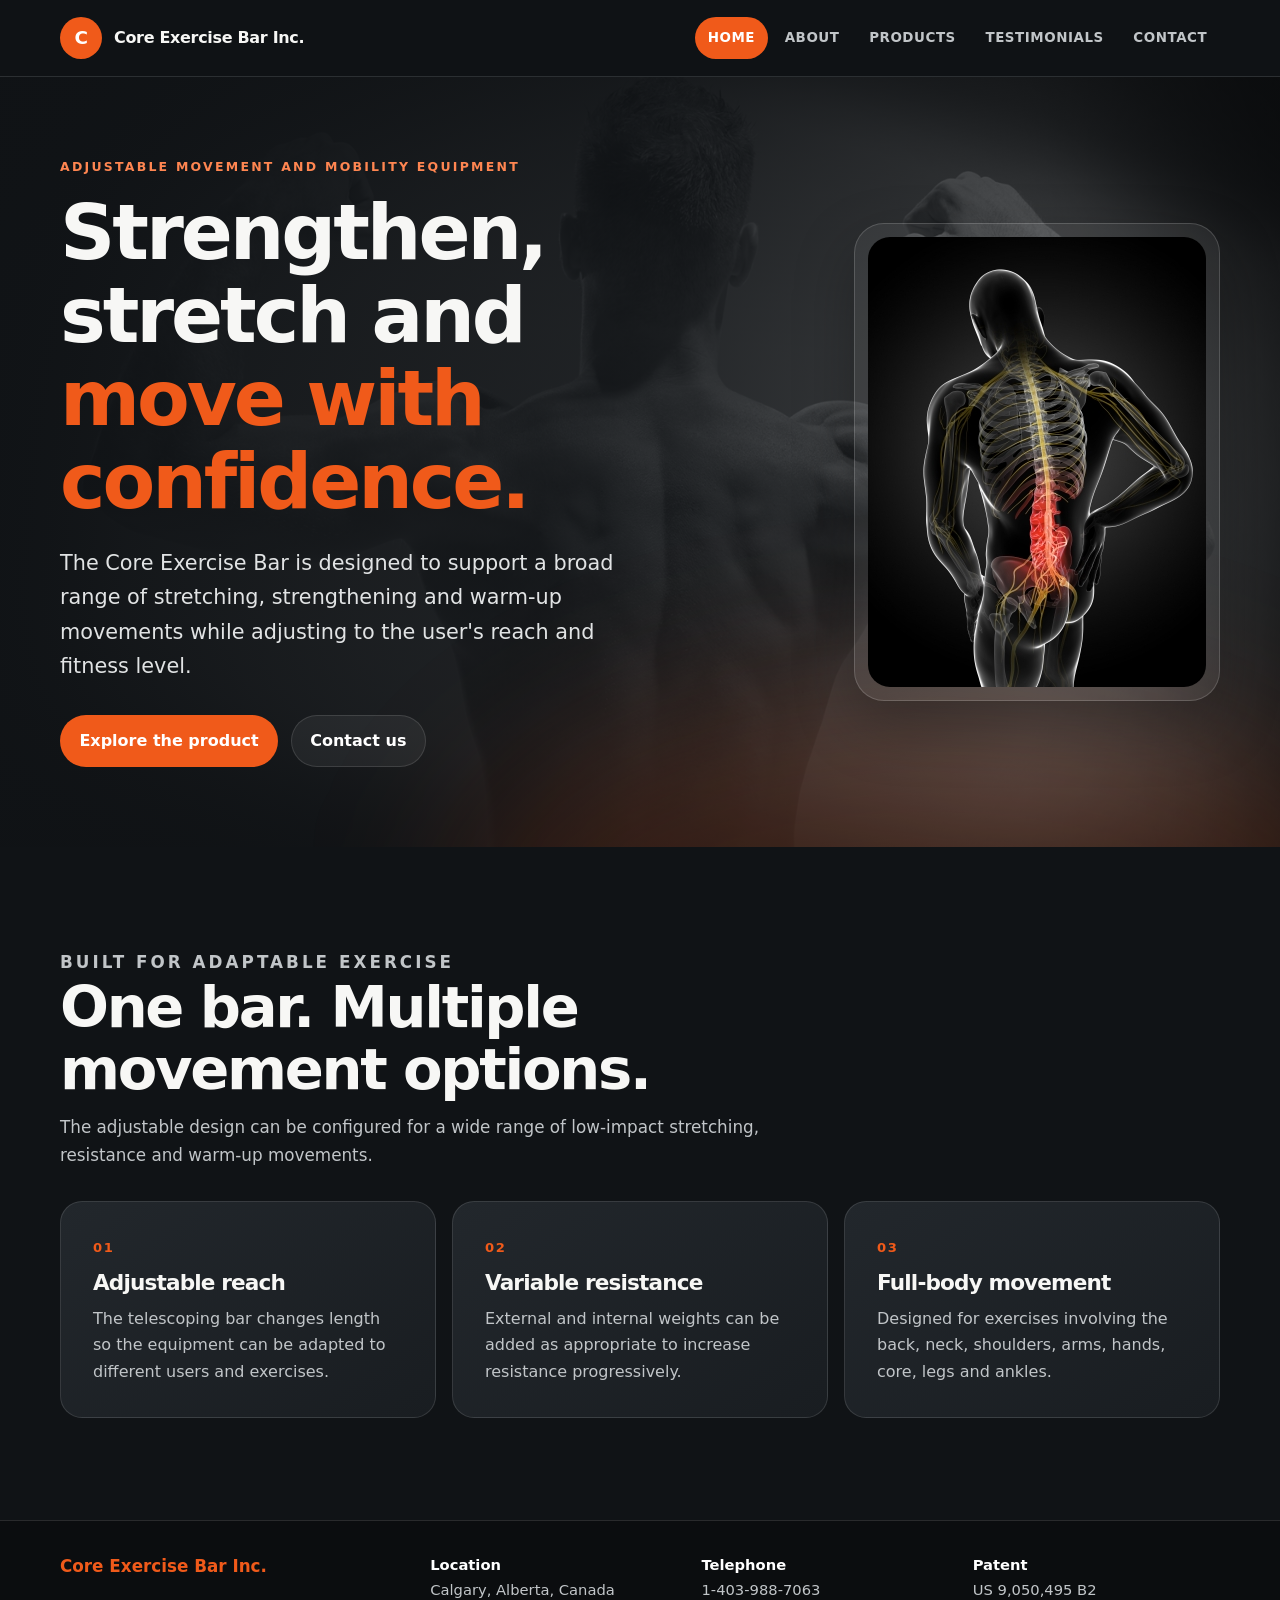
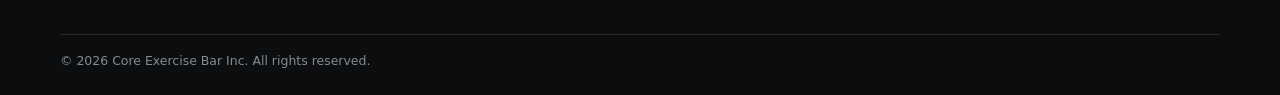
<file: index.html>
<!doctype html>
<html lang="en">
<head>
  <meta charset="utf-8">
  <meta name="viewport" content="width=device-width, initial-scale=1">
  <meta name="description" content="The Core Exercise Bar is an adjustable exercise device designed for stretching, strengthening and warm-up routines.">
  <title>Core Exercise Bar Inc. | Adjustable Stretching and Strengthening Bar</title>
  <link rel="stylesheet" href="assets/css/site.css">
</head>
<body>
<a class="skip-link" href="#main">Skip to content</a>
<header class="site-header">
  <div class="nav-wrap">
    <a class="brand" href="index.html"><span class="brand-mark" aria-hidden="true">C</span><span class="brand-text">Core Exercise Bar Inc.</span></a>
    <button class="nav-toggle" type="button" aria-expanded="false" aria-controls="site-navigation">Menu</button>
    <nav class="site-nav" id="site-navigation" aria-label="Main navigation">
      <a href="index.html" aria-current="page">Home</a>
      <a href="about.html" >About</a>
      <a href="products.html" >Products</a>
      <a href="testimonials.html" >Testimonials</a>
      <a href="contact.html" >Contact</a>
    </nav>
  </div>
</header>
<main id="main">
  <section class="hero">
    <div class="hero-grid">
      <div>
        <p class="eyebrow">Adjustable movement and mobility equipment</p>
        <h1>Strengthen, stretch and <span>move with confidence.</span></h1>
        <p class="lead">The Core Exercise Bar is designed to support a broad range of stretching, strengthening and warm-up movements while adjusting to the user's reach and fitness level.</p>
        <div class="actions">
          <a class="button" href="products.html">Explore the product</a>
          <a class="button button-secondary" href="contact.html">Contact us</a>
        </div>
      </div>
      <div class="hero-card">
        <img src="assets/images/home-img.jpg" alt="Core Exercise Bar product demonstration" width="338" height="450">
      </div>
    </div>
  </section>
  <section class="section">
    <div class="container">
      <div class="section-heading">
        <p class="eyebrow">Built for adaptable exercise</p>
        <h2>One bar. Multiple movement options.</h2>
        <p>The adjustable design can be configured for a wide range of low-impact stretching, resistance and warm-up movements.</p>
      </div>
      <div class="cards">
        <article class="card"><span class="card-number">01</span><h3>Adjustable reach</h3><p>The telescoping bar changes length so the equipment can be adapted to different users and exercises.</p></article>
        <article class="card"><span class="card-number">02</span><h3>Variable resistance</h3><p>External and internal weights can be added as appropriate to increase resistance progressively.</p></article>
        <article class="card"><span class="card-number">03</span><h3>Full-body movement</h3><p>Designed for exercises involving the back, neck, shoulders, arms, hands, core, legs and ankles.</p></article>
      </div>
    </div>
  </section>
</main>
<footer class="site-footer">
  <div class="footer-grid">
    <div class="footer-brand">Core Exercise Bar Inc.</div>
    <div><strong>Location</strong><br>Calgary, Alberta, Canada</div>
    <div><strong>Telephone</strong><br><a href="tel:+14039887063">1-403-988-7063</a></div>
    <div><strong>Patent</strong><br>US 9,050,495 B2</div>
  </div>
  <div class="copyright">© <span id="year">2026</span> Core Exercise Bar Inc. All rights reserved.</div>
</footer>
<script src="assets/js/site.js"></script>
<script>document.getElementById('year').textContent = new Date().getFullYear();</script>
</body>
</html>
</file>
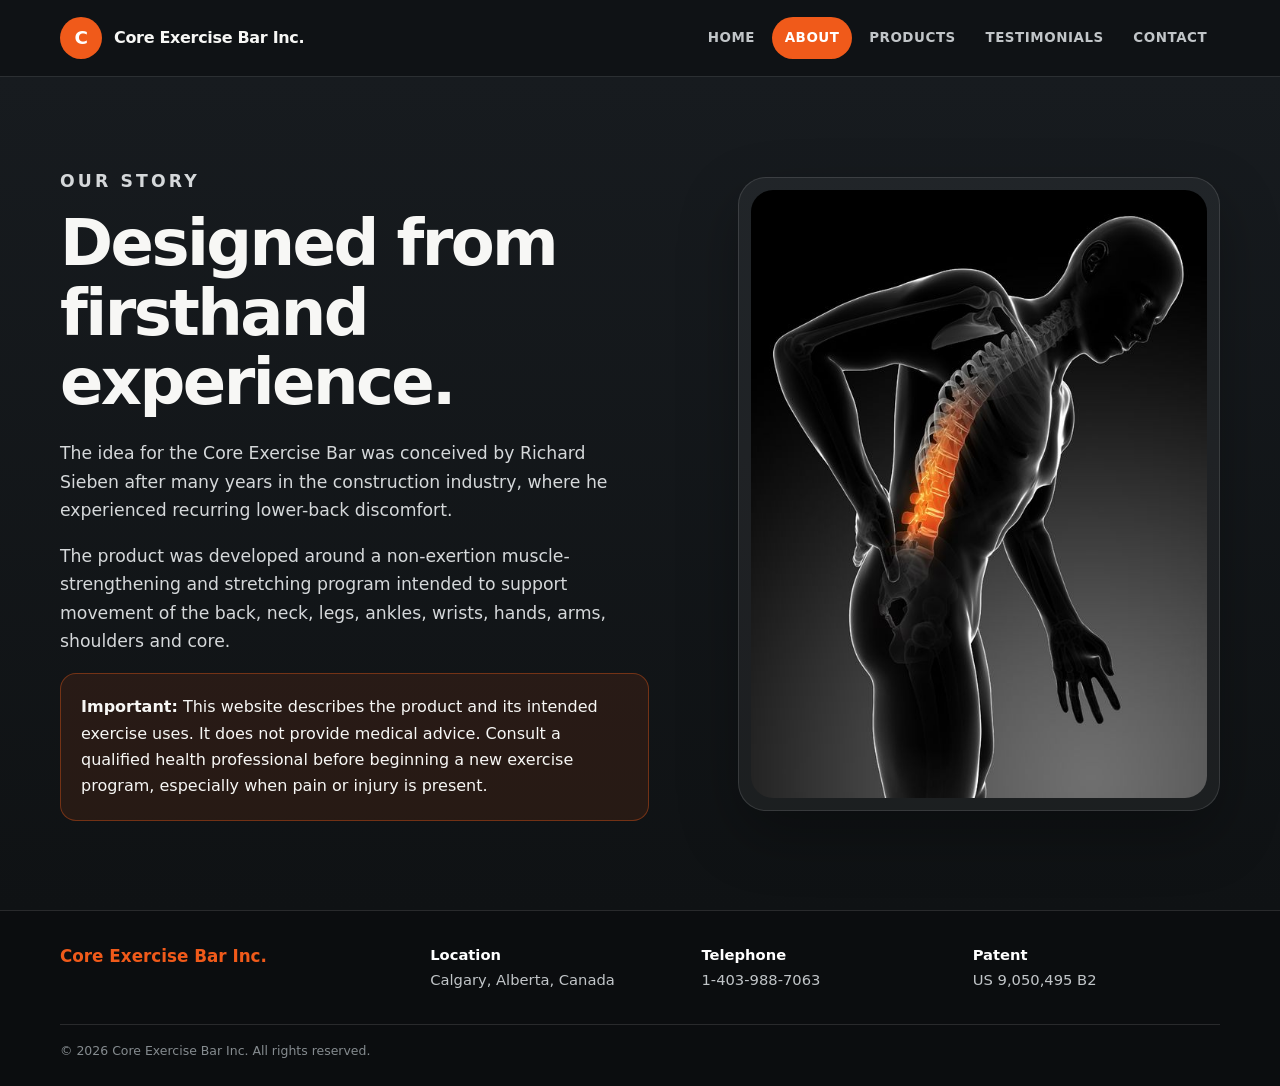
<file: about.html>
<!doctype html>
<html lang="en">
<head>
  <meta charset="utf-8">
  <meta name="viewport" content="width=device-width, initial-scale=1">
  <meta name="description" content="About Us">
  <title>About Us | Core Exercise Bar Inc.</title>
  <link rel="stylesheet" href="assets/css/site.css">
</head>
<body>
<a class="skip-link" href="#main">Skip to content</a>
<header class="site-header">
  <div class="nav-wrap">
    <a class="brand" href="index.html"><span class="brand-mark" aria-hidden="true">C</span><span class="brand-text">Core Exercise Bar Inc.</span></a>
    <button class="nav-toggle" type="button" aria-expanded="false" aria-controls="site-navigation">Menu</button>
    <nav class="site-nav" id="site-navigation" aria-label="Main navigation">
      <a href="index.html" >Home</a>
      <a href="about.html" aria-current="page">About</a>
      <a href="products.html" >Products</a>
      <a href="testimonials.html" >Testimonials</a>
      <a href="contact.html" >Contact</a>
    </nav>
  </div>
</header>
<main id="main" class="content-page">
  <div class="container page-grid">
    <div class="page-copy">
      <p class="eyebrow">Our story</p>
      <h1>Designed from firsthand experience.</h1>
      <p>The idea for the Core Exercise Bar was conceived by Richard Sieben after many years in the construction industry, where he experienced recurring lower-back discomfort.</p><p>The product was developed around a non-exertion muscle-strengthening and stretching program intended to support movement of the back, neck, legs, ankles, wrists, hands, arms, shoulders and core.</p><div class="notice"><strong>Important:</strong> This website describes the product and its intended exercise uses. It does not provide medical advice. Consult a qualified health professional before beginning a new exercise program, especially when pain or injury is present.</div>
    </div>
    <div class="page-image"><img src="assets/images/about.jpg" alt="Core Exercise Bar shown vertically"></div>
  </div>
</main>
<footer class="site-footer">
  <div class="footer-grid">
    <div class="footer-brand">Core Exercise Bar Inc.</div>
    <div><strong>Location</strong><br>Calgary, Alberta, Canada</div>
    <div><strong>Telephone</strong><br><a href="tel:+14039887063">1-403-988-7063</a></div>
    <div><strong>Patent</strong><br>US 9,050,495 B2</div>
  </div>
  <div class="copyright">© <span id="year">2026</span> Core Exercise Bar Inc. All rights reserved.</div>
</footer>
<script src="assets/js/site.js"></script>
<script>document.getElementById('year').textContent = new Date().getFullYear();</script>
</body>
</html>
</file>
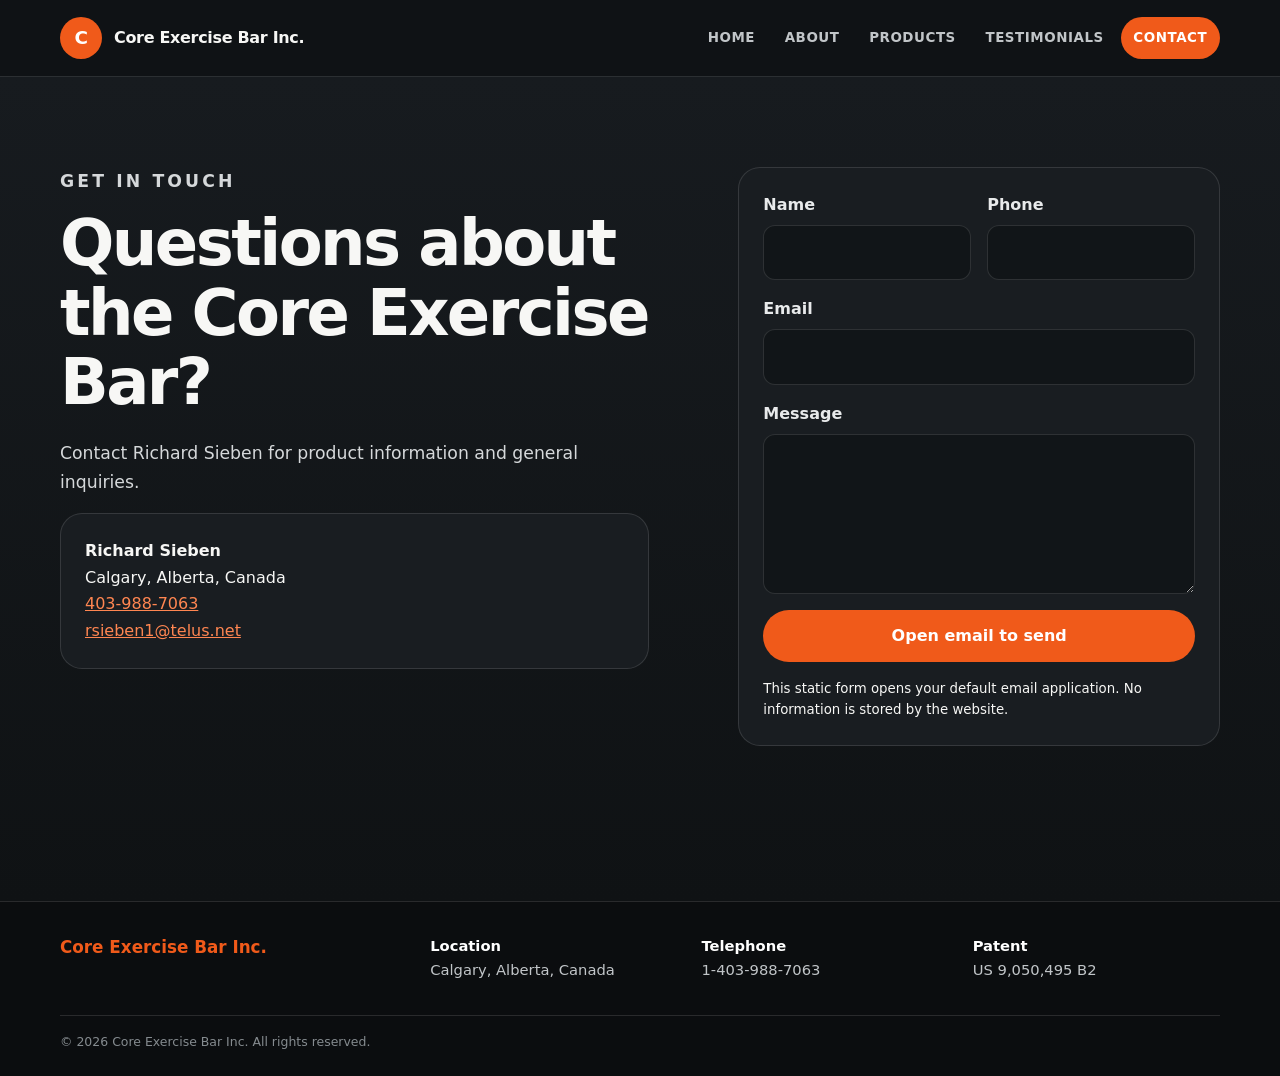
<file: contact.html>
<!doctype html>
<html lang="en">
<head>
  <meta charset="utf-8">
  <meta name="viewport" content="width=device-width, initial-scale=1">
  <meta name="description" content="Contact Core Exercise Bar Inc. in Calgary, Alberta.">
  <title>Contact | Core Exercise Bar Inc.</title>
  <link rel="stylesheet" href="assets/css/site.css">
</head>
<body>
<a class="skip-link" href="#main">Skip to content</a>
<header class="site-header">
  <div class="nav-wrap">
    <a class="brand" href="index.html"><span class="brand-mark" aria-hidden="true">C</span><span class="brand-text">Core Exercise Bar Inc.</span></a>
    <button class="nav-toggle" type="button" aria-expanded="false" aria-controls="site-navigation">Menu</button>
    <nav class="site-nav" id="site-navigation" aria-label="Main navigation">
      <a href="index.html" >Home</a>
      <a href="about.html" >About</a>
      <a href="products.html" >Products</a>
      <a href="testimonials.html" >Testimonials</a>
      <a href="contact.html" aria-current="page">Contact</a>
    </nav>
  </div>
</header>
<main id="main" class="content-page">
  <div class="container page-grid contact-layout">
    <div class="page-copy">
      <p class="eyebrow">Get in touch</p>
      <h1>Questions about the Core Exercise Bar?</h1>
      <p>Contact Richard Sieben for product information and general inquiries.</p>
      <div class="contact-card">
        <strong>Richard Sieben</strong><br>
        Calgary, Alberta, Canada<br>
        <a href="tel:+14039887063">403-988-7063</a><br>
        <a href="mailto:rsieben1@telus.net">rsieben1@telus.net</a>
      </div>
    </div>
    <div class="contact-card">
      <form class="contact-form" data-contact-form>
        <div class="form-row">
          <label>Name<input type="text" name="name" autocomplete="name" required></label>
          <label>Phone<input type="tel" name="phone" autocomplete="tel"></label>
        </div>
        <label>Email<input type="email" name="email" autocomplete="email" required></label>
        <label>Message<textarea name="message" required></textarea></label>
        <button class="button" type="submit">Open email to send</button>
        <small>This static form opens your default email application. No information is stored by the website.</small>
      </form>
    </div>
  </div>
</main>
<footer class="site-footer">
  <div class="footer-grid">
    <div class="footer-brand">Core Exercise Bar Inc.</div>
    <div><strong>Location</strong><br>Calgary, Alberta, Canada</div>
    <div><strong>Telephone</strong><br><a href="tel:+14039887063">1-403-988-7063</a></div>
    <div><strong>Patent</strong><br>US 9,050,495 B2</div>
  </div>
  <div class="copyright">© <span id="year">2026</span> Core Exercise Bar Inc. All rights reserved.</div>
</footer>
<script src="assets/js/site.js"></script>
<script>document.getElementById('year').textContent = new Date().getFullYear();</script>
</body>
</html>
</file>
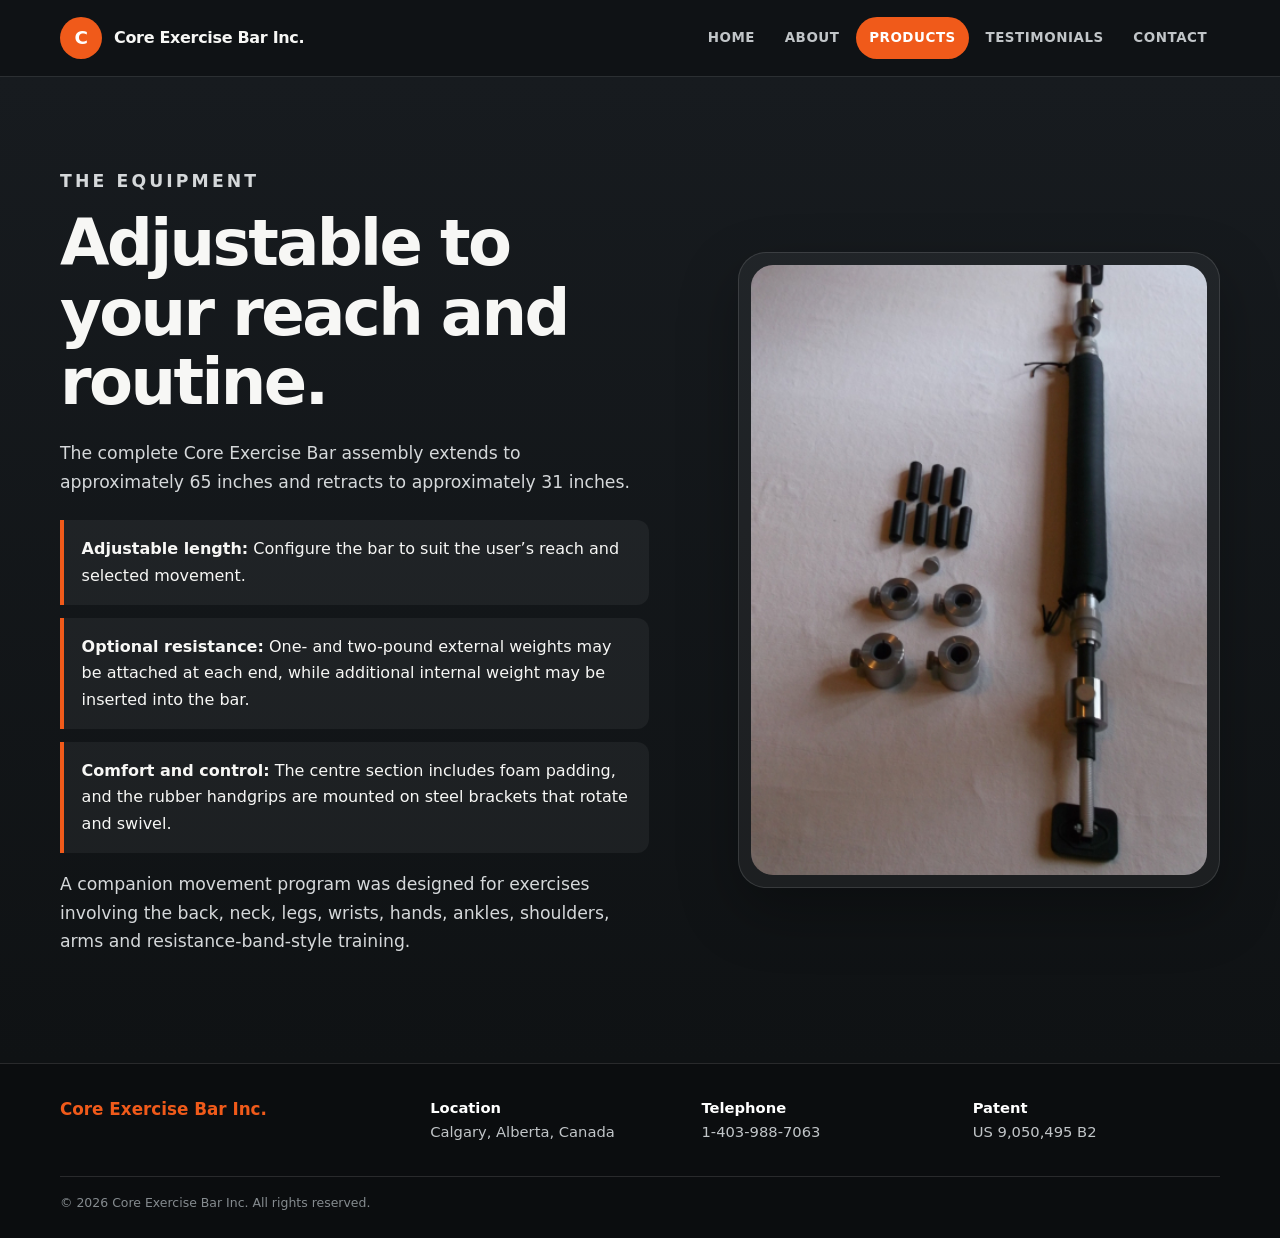
<file: products.html>
<!doctype html>
<html lang="en">
<head>
  <meta charset="utf-8">
  <meta name="viewport" content="width=device-width, initial-scale=1">
  <meta name="description" content="Product Details">
  <title>Product Details | Core Exercise Bar Inc.</title>
  <link rel="stylesheet" href="assets/css/site.css">
</head>
<body>
<a class="skip-link" href="#main">Skip to content</a>
<header class="site-header">
  <div class="nav-wrap">
    <a class="brand" href="index.html"><span class="brand-mark" aria-hidden="true">C</span><span class="brand-text">Core Exercise Bar Inc.</span></a>
    <button class="nav-toggle" type="button" aria-expanded="false" aria-controls="site-navigation">Menu</button>
    <nav class="site-nav" id="site-navigation" aria-label="Main navigation">
      <a href="index.html" >Home</a>
      <a href="about.html" >About</a>
      <a href="products.html" aria-current="page">Products</a>
      <a href="testimonials.html" >Testimonials</a>
      <a href="contact.html" >Contact</a>
    </nav>
  </div>
</header>
<main id="main" class="content-page">
  <div class="container page-grid">
    <div class="page-copy">
      <p class="eyebrow">The equipment</p>
      <h1>Adjustable to your reach and routine.</h1>
      <p>The complete Core Exercise Bar assembly extends to approximately 65 inches and retracts to approximately 31 inches.</p><div class="fact-list"><div class="fact"><strong>Adjustable length:</strong> Configure the bar to suit the user’s reach and selected movement.</div><div class="fact"><strong>Optional resistance:</strong> One- and two-pound external weights may be attached at each end, while additional internal weight may be inserted into the bar.</div><div class="fact"><strong>Comfort and control:</strong> The centre section includes foam padding, and the rubber handgrips are mounted on steel brackets that rotate and swivel.</div></div><p>A companion movement program was designed for exercises involving the back, neck, legs, wrists, hands, ankles, shoulders, arms and resistance-band-style training.</p>
    </div>
    <div class="page-image"><img src="assets/images/products.jpg" alt="Core Exercise Bar with handles and weight attachments"></div>
  </div>
</main>
<footer class="site-footer">
  <div class="footer-grid">
    <div class="footer-brand">Core Exercise Bar Inc.</div>
    <div><strong>Location</strong><br>Calgary, Alberta, Canada</div>
    <div><strong>Telephone</strong><br><a href="tel:+14039887063">1-403-988-7063</a></div>
    <div><strong>Patent</strong><br>US 9,050,495 B2</div>
  </div>
  <div class="copyright">© <span id="year">2026</span> Core Exercise Bar Inc. All rights reserved.</div>
</footer>
<script src="assets/js/site.js"></script>
<script>document.getElementById('year').textContent = new Date().getFullYear();</script>
</body>
</html>
</file>
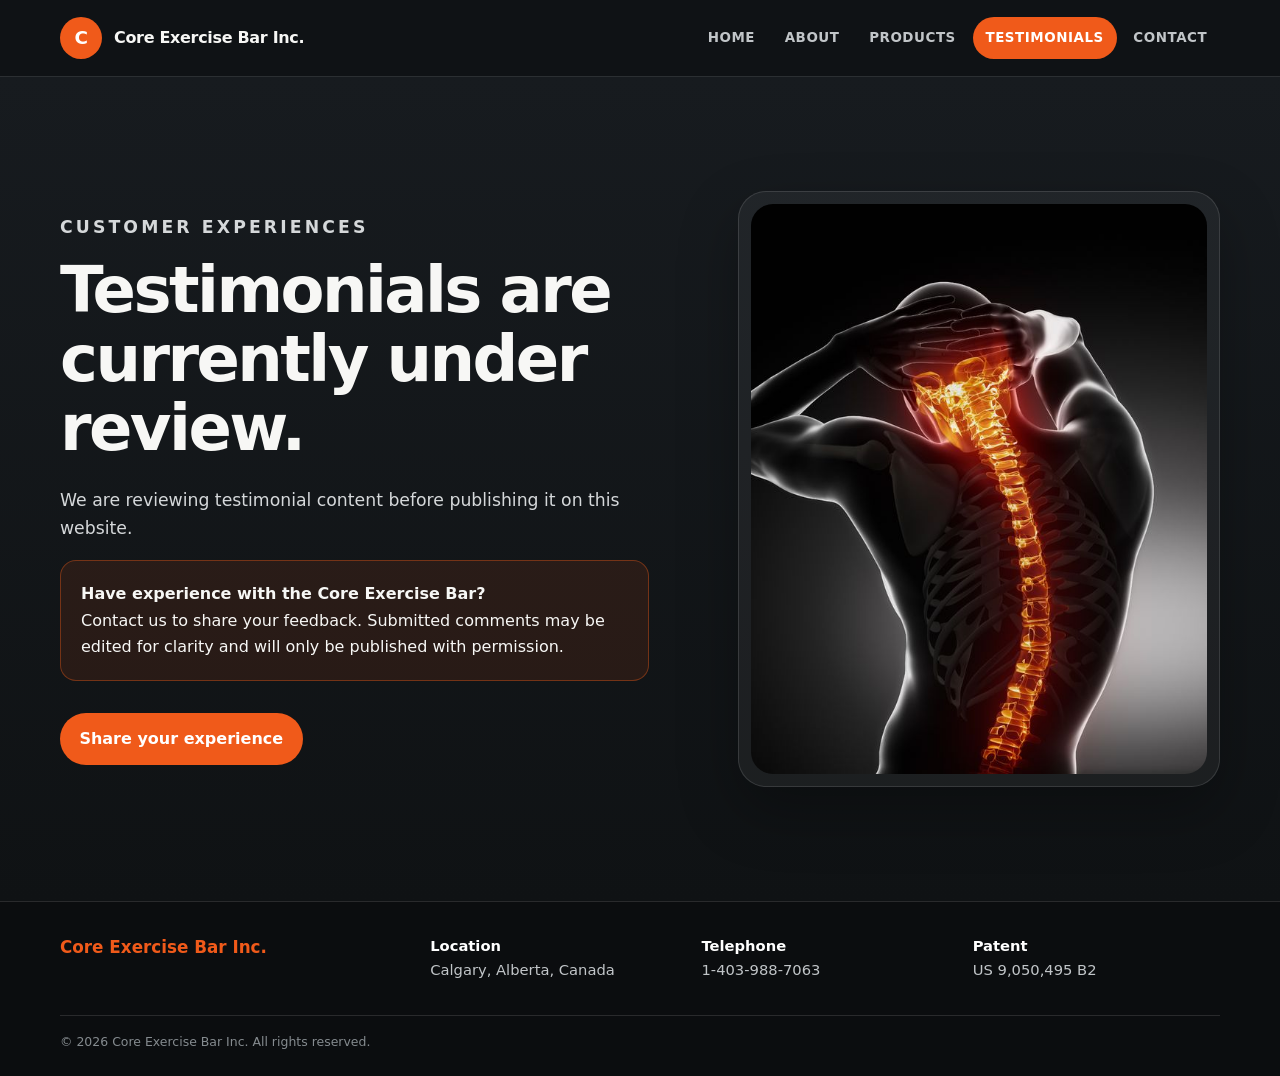
<file: testimonials.html>
<!doctype html>
<html lang="en">
<head>
  <meta charset="utf-8">
  <meta name="viewport" content="width=device-width, initial-scale=1">
  <meta name="description" content="Testimonials">
  <title>Testimonials | Core Exercise Bar Inc.</title>
  <link rel="stylesheet" href="assets/css/site.css">
</head>
<body>
<a class="skip-link" href="#main">Skip to content</a>
<header class="site-header">
  <div class="nav-wrap">
    <a class="brand" href="index.html"><span class="brand-mark" aria-hidden="true">C</span><span class="brand-text">Core Exercise Bar Inc.</span></a>
    <button class="nav-toggle" type="button" aria-expanded="false" aria-controls="site-navigation">Menu</button>
    <nav class="site-nav" id="site-navigation" aria-label="Main navigation">
      <a href="index.html" >Home</a>
      <a href="about.html" >About</a>
      <a href="products.html" >Products</a>
      <a href="testimonials.html" aria-current="page">Testimonials</a>
      <a href="contact.html" >Contact</a>
    </nav>
  </div>
</header>
<main id="main" class="content-page">
  <div class="container page-grid">
    <div class="page-copy">
      <p class="eyebrow">Customer experiences</p>
      <h1>Testimonials are currently under review.</h1>
      <p>We are reviewing testimonial content before publishing it on this website.</p><div class="notice"><strong>Have experience with the Core Exercise Bar?</strong><br>Contact us to share your feedback. Submitted comments may be edited for clarity and will only be published with permission.</div><div class="actions"><a class="button" href="contact.html">Share your experience</a></div>
    </div>
    <div class="page-image"><img src="assets/images/testimonials.jpg" alt="Person using the Core Exercise Bar outdoors"></div>
  </div>
</main>
<footer class="site-footer">
  <div class="footer-grid">
    <div class="footer-brand">Core Exercise Bar Inc.</div>
    <div><strong>Location</strong><br>Calgary, Alberta, Canada</div>
    <div><strong>Telephone</strong><br><a href="tel:+14039887063">1-403-988-7063</a></div>
    <div><strong>Patent</strong><br>US 9,050,495 B2</div>
  </div>
  <div class="copyright">© <span id="year">2026</span> Core Exercise Bar Inc. All rights reserved.</div>
</footer>
<script src="assets/js/site.js"></script>
<script>document.getElementById('year').textContent = new Date().getFullYear();</script>
</body>
</html>
</file>
<file: assets/css/site.css>
:root {
  --bg: #101316;
  --surface: #191d21;
  --surface-soft: #22272c;
  --text: #f7f7f5;
  --muted: #c1c5c8;
  --accent: #f05a1a;
  --accent-dark: #c9430d;
  --line: rgba(255, 255, 255, 0.12);
  --max: 1160px;
  --radius: 22px;
  --shadow: 0 24px 60px rgba(0, 0, 0, 0.28);
}

* { box-sizing: border-box; }
html { scroll-behavior: smooth; }
body {
  margin: 0;
  min-width: 320px;
  background: var(--bg);
  color: var(--text);
  font-family: Inter, ui-sans-serif, system-ui, -apple-system, BlinkMacSystemFont, "Segoe UI", sans-serif;
  line-height: 1.65;
}
img { display: block; max-width: 100%; }
a { color: inherit; }
button, input, textarea { font: inherit; }

.skip-link {
  position: absolute;
  left: -9999px;
  top: 0;
  z-index: 999;
  padding: .75rem 1rem;
  background: #fff;
  color: #000;
}
.skip-link:focus { left: 1rem; top: 1rem; }

.site-header {
  position: sticky;
  top: 0;
  z-index: 20;
  border-bottom: 1px solid var(--line);
  background: rgba(16, 19, 22, 0.93);
  backdrop-filter: blur(14px);
}
.nav-wrap {
  width: min(calc(100% - 2rem), var(--max));
  min-height: 76px;
  margin: auto;
  display: flex;
  align-items: center;
  justify-content: space-between;
  gap: 1.5rem;
}
.brand {
  display: inline-flex;
  align-items: center;
  gap: .75rem;
  text-decoration: none;
  font-weight: 800;
  letter-spacing: -.02em;
}
.brand-mark {
  display: grid;
  place-items: center;
  width: 42px;
  height: 42px;
  border-radius: 50%;
  color: white;
  background: var(--accent);
  font-size: 1.15rem;
}
.site-nav { display: flex; align-items: center; gap: .25rem; }
.site-nav a {
  padding: .62rem .8rem;
  border-radius: 999px;
  color: var(--muted);
  text-decoration: none;
  font-size: .84rem;
  font-weight: 750;
  letter-spacing: .04em;
  text-transform: uppercase;
}
.site-nav a:hover, .site-nav a:focus-visible, .site-nav a[aria-current="page"] {
  color: white;
  background: var(--accent);
  outline: none;
}
.nav-toggle {
  display: none;
  border: 1px solid var(--line);
  border-radius: 12px;
  padding: .65rem .75rem;
  background: var(--surface);
  color: white;
  cursor: pointer;
}

.hero {
  position: relative;
  overflow: hidden;
  isolation: isolate;
  background:
    linear-gradient(100deg, rgba(16, 19, 22, .98) 5%, rgba(16, 19, 22, .88) 45%, rgba(16, 19, 22, .45) 100%),
    url('../images/background.png') center / cover;
}
.hero::after {
  content: "";
  position: absolute;
  inset: auto -10% -45% 35%;
  z-index: -1;
  height: 520px;
  border-radius: 50%;
  background: rgba(240, 90, 26, .16);
  filter: blur(80px);
}
.hero-grid {
  width: min(calc(100% - 2rem), var(--max));
  min-height: 690px;
  margin: auto;
  padding: 5rem 0;
  display: grid;
  grid-template-columns: minmax(0, 1.12fr) minmax(290px, .88fr);
  align-items: center;
  gap: clamp(2rem, 7vw, 6rem);
}
.eyebrow {
  margin: 0 0 .9rem;
  color: #ff8651;
  font-size: .78rem;
  font-weight: 850;
  letter-spacing: .18em;
  text-transform: uppercase;
}
h1, h2, h3 { line-height: 1.08; letter-spacing: -.04em; }
h1 {
  max-width: 760px;
  margin: 0 0 1.4rem;
  font-size: clamp(2.65rem, 6vw, 5.6rem);
}
h1 span { color: var(--accent); }
.lead {
  max-width: 680px;
  margin: 0;
  color: #e1e3e4;
  font-size: clamp(1.05rem, 2vw, 1.3rem);
}
.actions { display: flex; flex-wrap: wrap; gap: .8rem; margin-top: 2rem; }
.button {
  display: inline-flex;
  justify-content: center;
  align-items: center;
  min-height: 48px;
  padding: .72rem 1.15rem;
  border: 1px solid transparent;
  border-radius: 999px;
  background: var(--accent);
  color: white;
  text-decoration: none;
  font-weight: 800;
}
.button:hover, .button:focus-visible { background: var(--accent-dark); outline: 3px solid rgba(240, 90, 26, .25); }
.button-secondary { border-color: var(--line); background: rgba(255, 255, 255, .06); }
.button-secondary:hover, .button-secondary:focus-visible { background: rgba(255, 255, 255, .12); }
.hero-card {
  position: relative;
  max-width: 460px;
  justify-self: end;
  padding: .8rem;
  border: 1px solid rgba(255, 255, 255, .16);
  border-radius: calc(var(--radius) + 8px);
  background: rgba(255, 255, 255, .06);
  box-shadow: var(--shadow);
}
.hero-card img {
  width: 100%;
  max-height: 560px;
  border-radius: var(--radius);
  object-fit: cover;
  object-position: center;
}

.section { padding: clamp(4rem, 8vw, 7rem) 0; }
.container { width: min(calc(100% - 2rem), var(--max)); margin: auto; }
.section-heading { max-width: 760px; margin-bottom: 2rem; }
.section-heading h2 { margin: 0 0 .8rem; font-size: clamp(2rem, 4.5vw, 3.6rem); }
.section-heading p { margin: 0; color: var(--muted); font-size: 1.05rem; }
.cards { display: grid; grid-template-columns: repeat(3, 1fr); gap: 1rem; }
.card {
  min-height: 210px;
  padding: clamp(1.25rem, 3vw, 2rem);
  border: 1px solid var(--line);
  border-radius: var(--radius);
  background: linear-gradient(145deg, var(--surface-soft), var(--surface));
}
.card-number { color: var(--accent); font-size: .82rem; font-weight: 850; letter-spacing: .12em; }
.card h3 { margin: .65rem 0 .7rem; font-size: 1.35rem; }
.card p { margin: 0; color: var(--muted); }

.content-page { background: linear-gradient(180deg, #171b1f, #0f1214); }
.page-grid {
  min-height: calc(100vh - 76px);
  padding: clamp(3rem, 7vw, 6rem) 0;
  display: grid;
  grid-template-columns: minmax(0, 1.1fr) minmax(300px, .9fr);
  align-items: center;
  gap: clamp(2.5rem, 7vw, 6rem);
}
.page-copy h1 { font-size: clamp(2.5rem, 5vw, 4.7rem); }
.page-copy p { color: #d5d8da; font-size: 1.08rem; }
.page-image {
  padding: .75rem;
  border: 1px solid var(--line);
  border-radius: calc(var(--radius) + 6px);
  background: rgba(255,255,255,.05);
  box-shadow: var(--shadow);
}
.page-image img { width: 100%; max-height: 610px; border-radius: var(--radius); object-fit: cover; }
.fact-list { display: grid; gap: .8rem; margin-top: 1.5rem; }
.fact {
  padding: 1rem 1.1rem;
  border-left: 4px solid var(--accent);
  border-radius: 0 12px 12px 0;
  background: rgba(255,255,255,.05);
}

.notice {
  padding: 1.25rem;
  border: 1px solid rgba(240, 90, 26, .38);
  border-radius: 16px;
  background: rgba(240, 90, 26, .1);
}
.contact-layout { align-items: start; }
.contact-card { padding: 1.5rem; border: 1px solid var(--line); border-radius: var(--radius); background: var(--surface); }
.contact-card a { color: #ff8651; }
.contact-form { display: grid; gap: 1rem; }
.form-row { display: grid; grid-template-columns: 1fr 1fr; gap: 1rem; }
label { display: grid; gap: .42rem; color: #e8eaeb; font-weight: 700; }
input, textarea {
  width: 100%;
  border: 1px solid var(--line);
  border-radius: 12px;
  padding: .85rem .9rem;
  background: #111518;
  color: white;
}
input:focus, textarea:focus { border-color: var(--accent); outline: 3px solid rgba(240, 90, 26, .18); }
textarea { min-height: 160px; resize: vertical; }

.site-footer { border-top: 1px solid var(--line); background: #0b0d0f; }
.footer-grid {
  width: min(calc(100% - 2rem), var(--max));
  margin: auto;
  padding: 2rem 0;
  display: grid;
  grid-template-columns: 1.4fr repeat(3, 1fr);
  gap: 1.5rem;
  color: var(--muted);
  font-size: .92rem;
}
.footer-grid strong { color: white; }
.footer-brand { color: var(--accent); font-size: 1.05rem; font-weight: 850; }
.footer-grid a { text-decoration: none; }
.footer-grid a:hover { text-decoration: underline; }
.copyright {
  width: min(calc(100% - 2rem), var(--max));
  margin: auto;
  padding: 1rem 0 1.5rem;
  border-top: 1px solid var(--line);
  color: #858b8f;
  font-size: .78rem;
}

@media (max-width: 860px) {
  .nav-toggle { display: inline-flex; }
  .site-nav {
    position: absolute;
    top: calc(100% + 1px);
    left: 0;
    right: 0;
    display: none;
    flex-direction: column;
    align-items: stretch;
    padding: .75rem 1rem 1rem;
    border-bottom: 1px solid var(--line);
    background: #111417;
  }
  .site-nav.is-open { display: flex; }
  .site-nav a { text-align: center; }
  .hero-grid, .page-grid { grid-template-columns: 1fr; min-height: auto; }
  .hero-card { justify-self: start; max-width: 560px; transform: none; }
  .cards { grid-template-columns: 1fr; }
  .footer-grid { grid-template-columns: 1fr 1fr; }
}

@media (max-width: 560px) {
  .brand-text { max-width: 180px; font-size: .9rem; }
  .hero-grid { padding: 3.5rem 0; }
  
  .form-row, .footer-grid { grid-template-columns: 1fr; }
}

@media (prefers-reduced-motion: reduce) {
  html { scroll-behavior: auto; }
  *, *::before, *::after { animation-duration: .01ms !important; animation-iteration-count: 1 !important; transition-duration: .01ms !important; }
}
</file>
